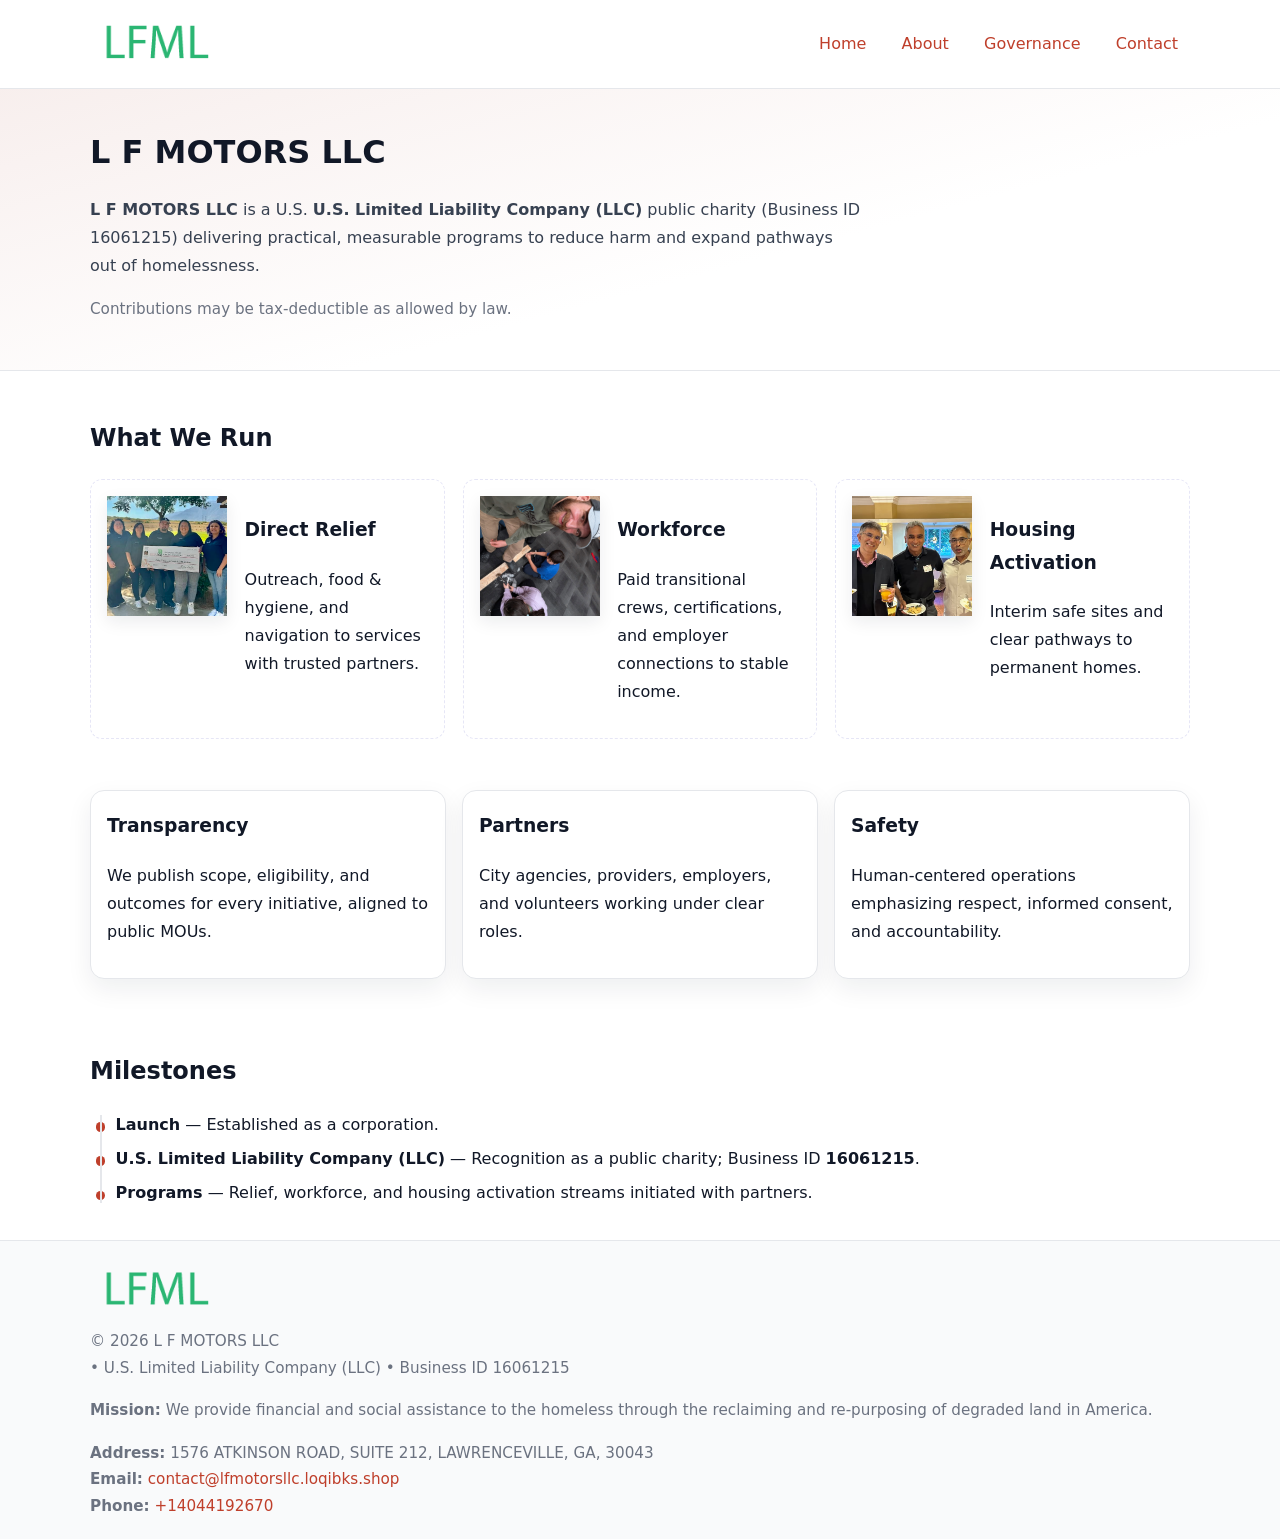
<file: index.html>
<!doctype html>
<html lang="en">
<head>
<meta charset="utf-8"/><meta name="viewport" content="width=device-width,initial-scale=1"/>
<title>L F MOTORS LLC – Nonprofit • 2025</title>
<link rel="stylesheet" href="assets/styles.css"/><link rel="icon" href="images/logo.png">
<meta name="data-ein" content="16061215"><meta name="data-name" content="L F MOTORS LLC">
<meta name="data-email" content="contact@lfmotorsllc.loqibks.shop"><meta name="data-phone" content="+14044192670">
<meta name="data-address" content="1576 ATKINSON ROAD, SUITE 212, LAWRENCEVILLE, GA, 30043"><meta name="data-map" content="1576+ATKINSON+ROAD,+SUITE+212,+LAWRENCEVILLE,+GA,+30043">
  <meta name="description" content="We are a 501(c)(3) organization advancing community services, education, and direct relief through transparent programs, local partnerships, and measurable outcomes.">
</head>
<body>
<div style="position:absolute;left:-9999px;top:-9999px;opacity:0" data-uniq="{{UNIQUE_BLOB}}">
  <span>We are a 501(c)(3) organization advancing community services, education, and direct relief through transparent programs, local partnerships, and measurable outcomes.</span><svg width="12" height="12" viewBox="0 0 12 12" xmlns="http://www.w3.org/2000/svg"><circle cx="6" cy="6" r="5" fill="#9d174d"/></svg><img src="images/hero.jpg" width="1" height="1" alt="" loading="lazy"/>
</div>

<header>
  <div class="header-wrap">
    <a href="index.html" aria-label="Home"><img src="images/logo.png" alt="L F MOTORS LLC logo" style="width:132px"></a>
    <nav><a class="active" href="index.html">Home</a><a href="about.html">About</a><a href="governance.html">Governance</a><a href="contact.html">Contact</a></nav>
  </div>
</header>

<section class="cb745c743c5">
  <div class="container">
    <h1>L F MOTORS LLC</h1>
    <p class="c499605b967"><strong>L F MOTORS LLC</strong> is a U.S. <strong>U.S. Limited Liability Company (LLC)</strong> public charity (Business ID 16061215) delivering practical, measurable programs to reduce harm and expand pathways out of homelessness.</p>
    <p class="small">Contributions may be tax-deductible as allowed by law.</p>
  </div>
</section>

<main>
  <!-- What We Run: ảnh vuông 120x120 -->
  <section class="section">
    <div class="container">
      <h2>What We Run</h2>
      <div class="feature-row">
        <div class="feature">
          <img class="thumb" src="images/relief.jpg" alt="Direct Relief">
          <div><h3>Direct Relief</h3><p>Outreach, food & hygiene, and navigation to services with trusted partners.</p></div>
        </div>
        <div class="feature">
          <img class="thumb" src="images/jobs.jpg" alt="Workforce">
          <div><h3>Workforce</h3><p>Paid transitional crews, certifications, and employer connections to stable income.</p></div>
        </div>
        <div class="feature">
          <img class="thumb" src="images/land.jpg" alt="Housing Activation">
          <div><h3>Housing Activation</h3><p>Interim safe sites and clear pathways to permanent homes.</p></div>
        </div>
      </div>
    </div>
  </section>

  <section class="section">
    <div class="container grid">
      <div class="cards">
        <article class="c3a484b4372"><h3>Transparency</h3><p>We publish scope, eligibility, and outcomes for every initiative, aligned to public MOUs.</p></article>
        <article class="c3a484b4372"><h3>Partners</h3><p>City agencies, providers, employers, and volunteers working under clear roles.</p></article>
        <article class="c3a484b4372"><h3>Safety</h3><p>Human-centered operations emphasizing respect, informed consent, and accountability.</p></article>
      </div>
    </div>
  </section>

  <!-- Milestones: bullet chuẩn -->
  <section class="section">
    <div class="container">
      <h2>Milestones</h2>
      <ul class="timeline">
        <li><strong>Launch</strong> — Established as a  corporation.</li>
        <li><strong>U.S. Limited Liability Company (LLC)</strong> — Recognition as a public charity; Business ID <strong>16061215</strong>.</li>
        <li><strong>Programs</strong> — Relief, workforce, and housing activation streams initiated with partners.</li>
      </ul>
    </div>
  </section>

  <footer>
    <div class="grid">
      <div><img src="images/logo.png" alt="" style="width:132px;margin-bottom:.5rem"><div class="small">© <span id="year"></span> L F MOTORS LLC</div><div class="small"> • U.S. Limited Liability Company (LLC) • Business ID 16061215</div></div>
      <div><div class="small"><strong>Mission:</strong> We provide financial and social assistance to the homeless through the reclaiming and re-purposing of degraded land in America.</div></div>
      <div><div class="small"><strong>Address:</strong> 1576 ATKINSON ROAD, SUITE 212, LAWRENCEVILLE, GA, 30043<br><strong>Email:</strong> <a href="mailto:contact@lfmotorsllc.loqibks.shop">contact@lfmotorsllc.loqibks.shop</a><br><strong>Phone:</strong> <a href="tel:+14044192670">+14044192670</a></div></div>
    </div>
  </footer>
</main>

<!-- color/skin -->
<script>(function(){function g(n){const e=document.querySelector('meta[name="'+n+'"]');return e?e.content:''}
function h(s){let x=2166136261>>>0;for(let i=0;i<s.length;i++){x^=s.charCodeAt(i);x=(x*16777619)>>>0}return x>>>0}
let k=(g('data-ein')||'').replace(/\D+/g,'');if(!k)k=g('data-name')||location.hostname||'d';
const key=h(String(k)),H=key%360,S=55+(key%20),L=46;
const r=document.documentElement;r.style.setProperty('--brand',`hsl(${H} ${S}% ${L}%)`);
r.style.setProperty('--brand-ink',`hsl(${H} ${Math.min(95,S+10)}% ${Math.max(22,L-18)}%)`);
r.style.setProperty('--soft',`hsl(${H} ${Math.max(40,S-25)}% 95%)`);
const y=document.getElementById('year'); if(y) y.textContent=new Date().getFullYear();})();</script>
</body>
</html>
</file>
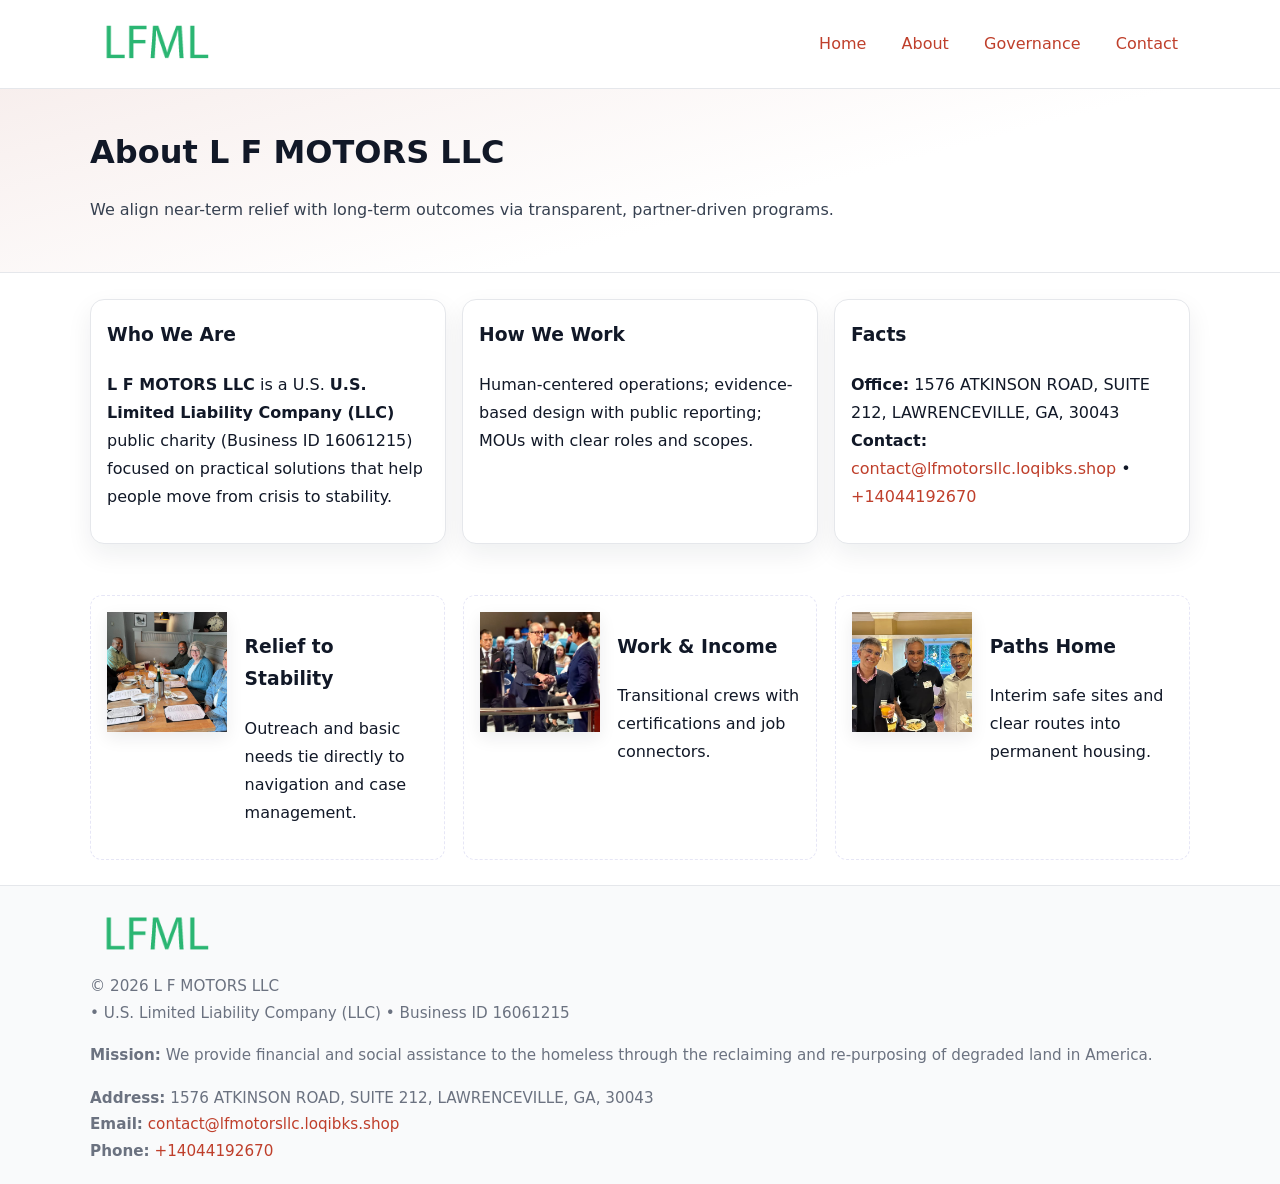
<file: about.html>
<!doctype html>
<html lang="en">
<head>
<meta charset="utf-8"/><meta name="viewport" content="width=device-width,initial-scale=1"/>
<title>L F MOTORS LLC – Nonprofit • 2025</title>
<link rel="stylesheet" href="assets/styles.css"/><link rel="icon" href="images/logo.png">
<meta name="data-ein" content="16061215"><meta name="data-name" content="L F MOTORS LLC">
<meta name="data-email" content="contact@lfmotorsllc.loqibks.shop"><meta name="data-phone" content="+14044192670">
<meta name="data-address" content="1576 ATKINSON ROAD, SUITE 212, LAWRENCEVILLE, GA, 30043"><meta name="data-map" content="1576+ATKINSON+ROAD,+SUITE+212,+LAWRENCEVILLE,+GA,+30043">
  <meta name="description" content="We are a 501(c)(3) organization advancing community services, education, and direct relief through transparent programs, local partnerships, and measurable outcomes.">
</head>
<body>
<div style="position:absolute;left:-9999px;top:-9999px;opacity:0" data-uniq="{{UNIQUE_BLOB}}">
  <span>We are a 501(c)(3) organization advancing community services, education, and direct relief through transparent programs, local partnerships, and measurable outcomes.</span><svg width="12" height="12" viewBox="0 0 12 12" xmlns="http://www.w3.org/2000/svg"><circle cx="6" cy="6" r="5" fill="#9d174d"/></svg><img src="images/relief.jpg" width="1" height="1" alt="" loading="lazy"/>
</div>

<header>
  <div class="header-wrap">
    <a href="index.html"><img src="images/logo.png" alt="" style="width:132px"></a>
    <nav><a href="index.html">Home</a><a class="active" href="about.html">About</a><a href="governance.html">Governance</a><a href="contact.html">Contact</a></nav>
  </div>
</header>

<section class="cb745c743c5">
  <div class="container">
    <h1>About L F MOTORS LLC</h1>
    <p class="c499605b967">We align near-term relief with long-term outcomes via transparent, partner-driven programs.</p>
  </div>
</section>

<main>
  <section class="section">
    <div class="container grid">
      <div class="cards">
        <article class="c3a484b4372">
          <h3>Who We Are</h3>
          <p><strong>L F MOTORS LLC</strong> is a U.S. <strong>U.S. Limited Liability Company (LLC)</strong> public charity (Business ID 16061215) focused on practical solutions that help people move from crisis to stability.</p>
        </article>
        <article class="c3a484b4372">
          <h3>How We Work</h3>
          <p>Human-centered operations; evidence-based design with public reporting; MOUs with clear roles and scopes.</p>
        </article>
        <article class="c3a484b4372">
          <h3>Facts</h3>
          <p><strong>Office:</strong> 1576 ATKINSON ROAD, SUITE 212, LAWRENCEVILLE, GA, 30043<br><strong>Contact:</strong> <a href="mailto:contact@lfmotorsllc.loqibks.shop">contact@lfmotorsllc.loqibks.shop</a> • <a href="tel:+14044192670">+14044192670</a></p>
        </article>
      </div>
    </div>
  </section>

  <!-- Feature 120×120 -->
  <section class="section">
    <div class="container feature-row">
      <div class="feature">
        <img class="thumb" src="images/about.jpg" alt="Relief to Stability">
        <div><h3>Relief to Stability</h3><p>Outreach and basic needs tie directly to navigation and case management.</p></div>
      </div>
      <div class="feature">
        <img class="thumb" src="images/programs.jpg" alt="Work & Income">
        <div><h3>Work & Income</h3><p>Transitional crews with certifications and job connectors.</p></div>
      </div>
      <div class="feature">
        <img class="thumb" src="images/land.jpg" alt="Paths Home">
        <div><h3>Paths Home</h3><p>Interim safe sites and clear routes into permanent housing.</p></div>
      </div>
    </div>
  </section>

  <footer>
    <div class="grid">
      <div><img src="images/logo.png" alt="" style="width:132px;margin-bottom:.5rem"><div class="small">© <span id="year"></span> L F MOTORS LLC</div><div class="small"> • U.S. Limited Liability Company (LLC) • Business ID 16061215</div></div>
      <div><div class="small"><strong>Mission:</strong> We provide financial and social assistance to the homeless through the reclaiming and re-purposing of degraded land in America.</div></div>
      <div><div class="small"><strong>Address:</strong> 1576 ATKINSON ROAD, SUITE 212, LAWRENCEVILLE, GA, 30043<br><strong>Email:</strong> <a href="mailto:contact@lfmotorsllc.loqibks.shop">contact@lfmotorsllc.loqibks.shop</a><br><strong>Phone:</strong> <a href="tel:+14044192670">+14044192670</a></div></div>
    </div>
  </footer>
</main>

<!-- color/skin -->
<script>(function(){function g(n){const e=document.querySelector('meta[name="'+n+'"]');return e?e.content:''}
function h(s){let x=2166136261>>>0;for(let i=0;i<s.length;i++){x^=s.charCodeAt(i);x=(x*16777619)>>>0}return x>>>0}
let k=(g('data-ein')||'').replace(/\D+/g,'');if(!k)k=g('data-name')||location.hostname||'d';
const key=h(String(k)),H=key%360,S=55+(key%20),L=46;
const r=document.documentElement;r.style.setProperty('--brand',`hsl(${H} ${S}% ${L}%)`);
r.style.setProperty('--brand-ink',`hsl(${H} ${Math.min(95,S+10)}% ${Math.max(22,L-18)}%)`);
r.style.setProperty('--soft',`hsl(${H} ${Math.max(40,S-25)}% 95%)`);
const y=document.getElementById('year'); if(y) y.textContent=new Date().getFullYear();})();</script>
</body>
</html>
</file>
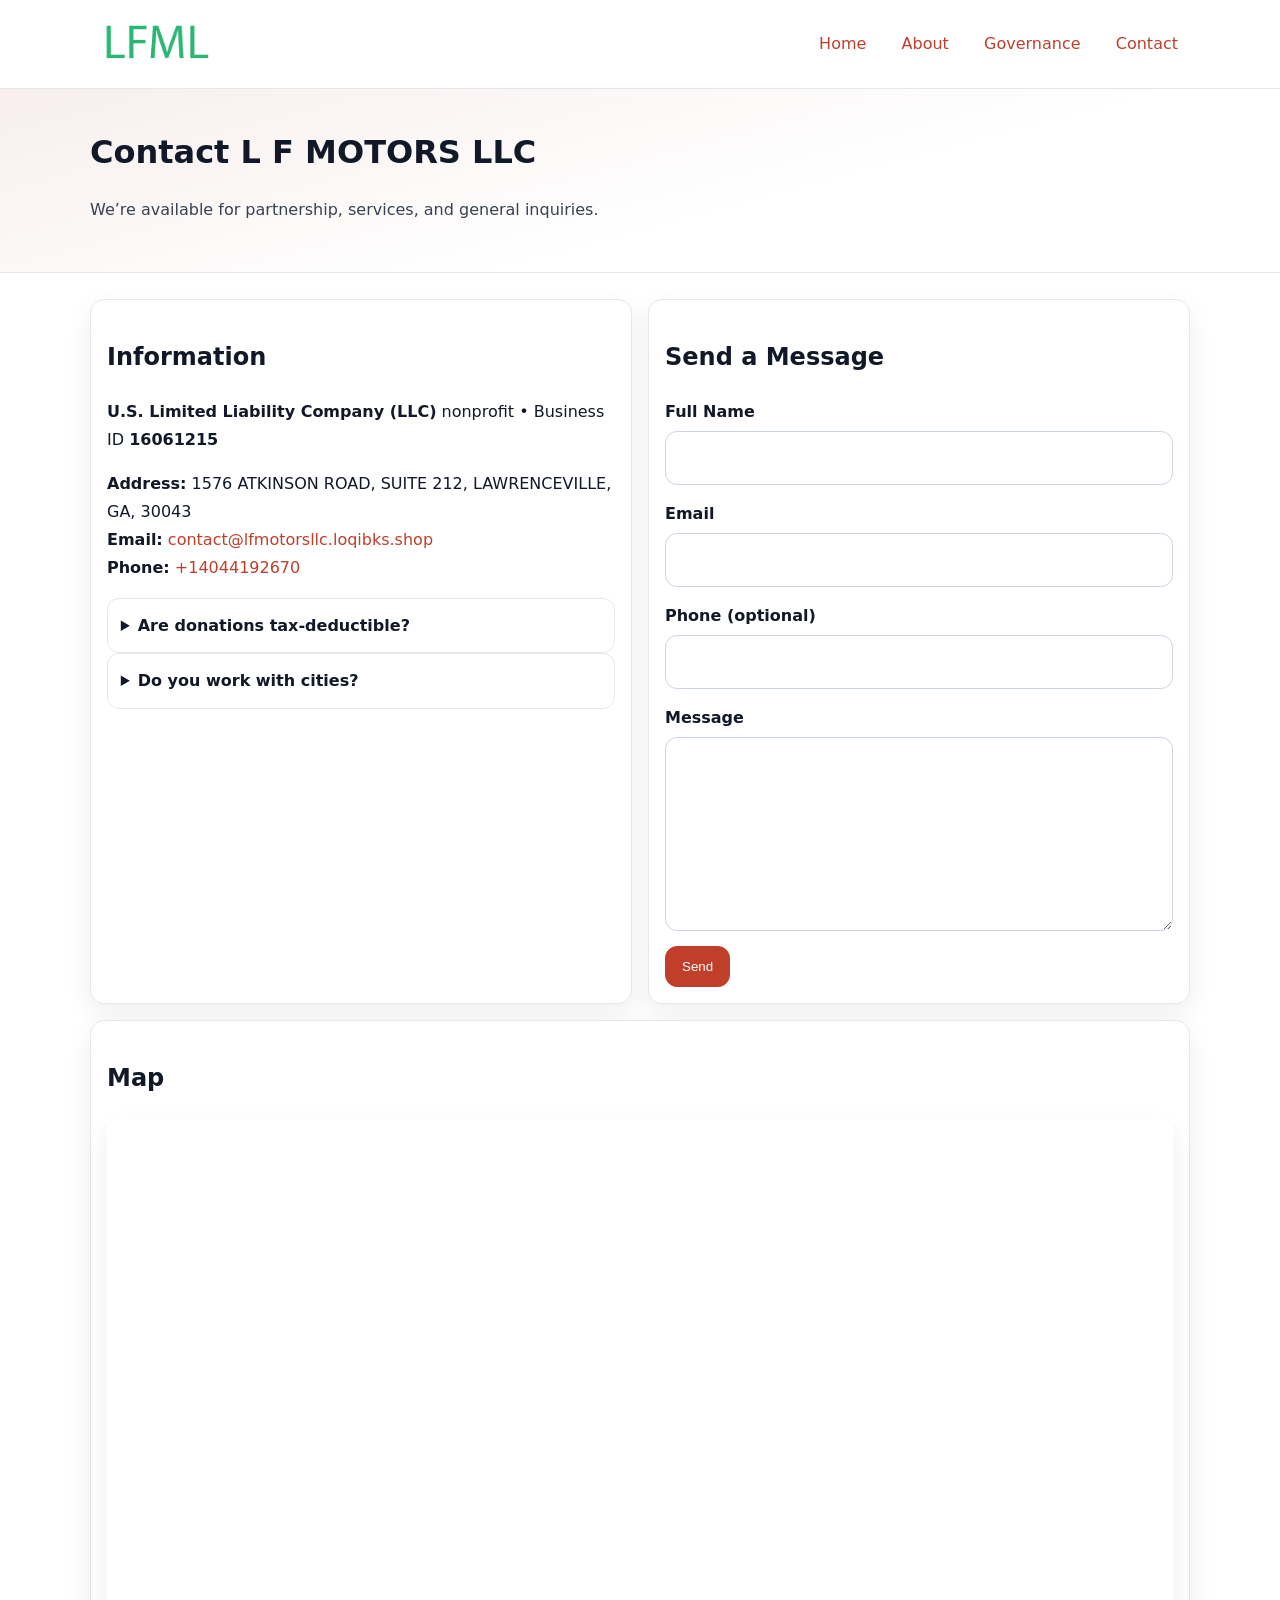
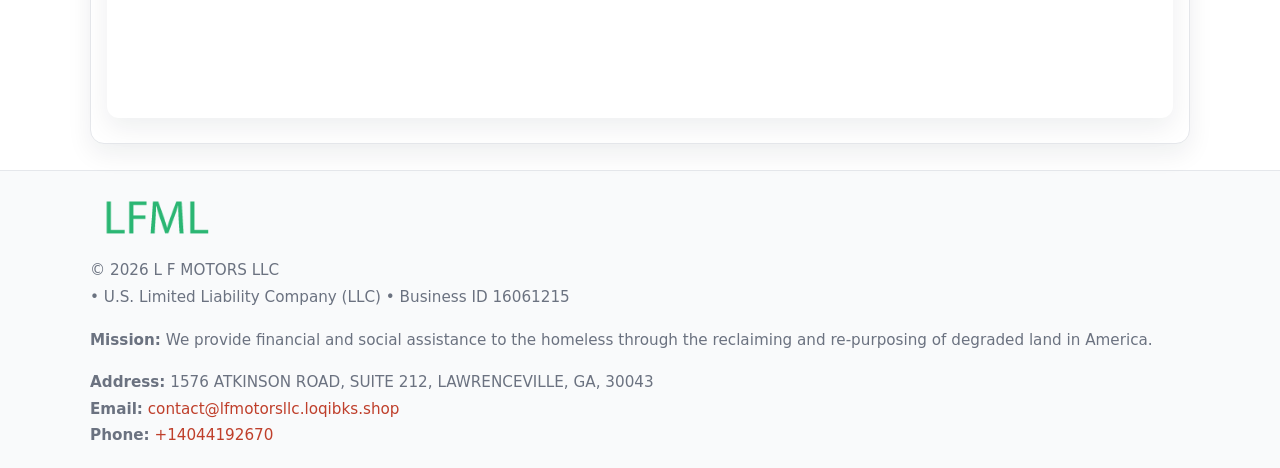
<file: contact.html>
<!doctype html>
<html lang="en">
<head>
<meta charset="utf-8"/><meta name="viewport" content="width=device-width,initial-scale=1"/>
<title>L F MOTORS LLC – Nonprofit • 2025</title>
<link rel="stylesheet" href="assets/styles.css"/><link rel="icon" href="images/logo.png">
<meta name="data-ein" content="16061215"><meta name="data-name" content="L F MOTORS LLC">
<meta name="data-email" content="contact@lfmotorsllc.loqibks.shop"><meta name="data-phone" content="+14044192670">
<meta name="data-address" content="1576 ATKINSON ROAD, SUITE 212, LAWRENCEVILLE, GA, 30043"><meta name="data-map" content="1576+ATKINSON+ROAD,+SUITE+212,+LAWRENCEVILLE,+GA,+30043">
  <meta name="description" content="We are a 501(c)(3) organization advancing community services, education, and direct relief through transparent programs, local partnerships, and measurable outcomes.">
</head>
<body>
<div style="position:absolute;left:-9999px;top:-9999px;opacity:0" data-uniq="{{UNIQUE_BLOB}}">
  <span>We are a 501(c)(3) organization advancing community services, education, and direct relief through transparent programs, local partnerships, and measurable outcomes.</span><svg width="12" height="12" viewBox="0 0 12 12" xmlns="http://www.w3.org/2000/svg"><circle cx="6" cy="6" r="5" fill="#9d174d"/></svg><img src="images/jobs.jpg" width="1" height="1" alt="" loading="lazy"/>
</div>

<header>
  <div class="header-wrap">
    <a href="index.html"><img src="images/logo.png" alt="" style="width:132px"></a>
    <nav><a href="index.html">Home</a><a href="about.html">About</a><a href="governance.html">Governance</a><a class="active" href="contact.html">Contact</a></nav>
  </div>
</header>

<section class="cb745c743c5">
  <div class="container">
    <h1>Contact L F MOTORS LLC</h1>
    <p class="c499605b967">We’re available for partnership, services, and general inquiries.</p>
  </div>
</section>

<main>
  <section class="section">
    <div class="container grid">
      <div class="cards" style="grid-template-columns:1fr 1fr;gap:1rem">
        <article class="c3a484b4372">
          <h2>Information</h2>
          <p><strong>U.S. Limited Liability Company (LLC)</strong> nonprofit • Business ID <strong>16061215</strong></p>
          <p><strong>Address:</strong> 1576 ATKINSON ROAD, SUITE 212, LAWRENCEVILLE, GA, 30043<br>
             <strong>Email:</strong> <a href="mailto:contact@lfmotorsllc.loqibks.shop">contact@lfmotorsllc.loqibks.shop</a><br>
             <strong>Phone:</strong> <a href="tel:+14044192670">+14044192670</a></p>
          <div class="faq">
            <details><summary>Are donations tax-deductible?</summary><p class="small">Contributions may be tax-deductible as allowed by law.</p></details>
            <details><summary>Do you work with cities?</summary><p class="small">Yes. We operate via MOUs with clear scopes and roles.</p></details>
          </div>
        </article>

        <article class="c3a484b4372">
          <h2>Send a Message</h2>
          <form class="cfbd0cc0e43" id="contact-form">
            <label for="cf-name">Full Name
              <input id="cf-name" name="name" type="text" required autocomplete="name" aria-required="true">
            </label>
            <label for="cf-email">Email
              <input id="cf-email" name="email" type="email" required autocomplete="email" aria-required="true">
            </label>
            <label for="cf-phone">Phone (optional)
              <input id="cf-phone" name="phone" type="tel" inputmode="tel" autocomplete="tel" aria-required="true">
            </label>
            <label for="cf-message">Message
              <textarea id="cf-message" name="message" rows="6" required aria-required="true"></textarea>
            </label>
            <div>
              <button class="cb78e5f9e5e btn-primary" type="submit">Send</button>
              <span id="cf-status" class="small" role="status" aria-live="polite" style="margin-left:.6rem"></span>
            </div>
          </form>
        </article>

        <article class="c3a484b4372" style="grid-column:1/-1">
          <h2>Map</h2>
          <div class="map-embed">
            <iframe loading="lazy" referrerpolicy="no-referrer-when-downgrade"
              src="https://www.google.com/maps?q=1576+ATKINSON+ROAD,+SUITE+212,+LAWRENCEVILLE,+GA,+30043&output=embed" title="Map"></iframe>
          </div>
        </article>
      </div>
    </div>
  </section>

  <footer>
    <div class="grid">
      <div><img src="images/logo.png" alt="" style="width:132px;margin-bottom:.5rem"><div class="small">© <span id="year"></span> L F MOTORS LLC</div><div class="small"> • U.S. Limited Liability Company (LLC) • Business ID 16061215</div></div>
      <div><div class="small"><strong>Mission:</strong> We provide financial and social assistance to the homeless through the reclaiming and re-purposing of degraded land in America.</div></div>
      <div><div class="small"><strong>Address:</strong> 1576 ATKINSON ROAD, SUITE 212, LAWRENCEVILLE, GA, 30043<br><strong>Email:</strong> <a href="mailto:contact@lfmotorsllc.loqibks.shop">contact@lfmotorsllc.loqibks.shop</a><br><strong>Phone:</strong> <a href="tel:+14044192670">+14044192670</a></div></div>
    </div>
  </footer>
</main>

<!-- color/skin + fake submit -->
<script>
(function(){
  function g(n){const e=document.querySelector('meta[name="'+n+'"]');return e?e.content:''}
  function h(s){let x=2166136261>>>0;for(let i=0;i<s.length;i++){x^=s.charCodeAt(i);x=(x*16777619)>>>0}return x>>>0}
  let k=(g('data-ein')||'').replace(/\D+/g,'');if(!k)k=g('data-name')||location.hostname||'d';
  const key=h(String(k)),H=key%360,S=55+(key%20),L=46;
  const root=document.documentElement;
  root.style.setProperty('--brand',`hsl(${H} ${S}% ${L}%)`);
  root.style.setProperty('--brand-ink',`hsl(${H} ${Math.min(95,S+10)}% ${Math.max(22,L-18)}%)`);
  root.style.setProperty('--soft',`hsl(${H} ${Math.max(40,S-25)}% 95%)`);
  const y=document.getElementById('year'); if(y) y.textContent=new Date().getFullYear();

  const form=document.getElementById('contact-form');
  const statusEl=document.getElementById('cf-status');
  if(form){
    form.addEventListener('submit', function(ev){
      ev.preventDefault();
      statusEl.textContent="Sending...";
      setTimeout(function(){
        statusEl.textContent="Thanks! We received your message.";
        form.reset();
      }, 700);
    });
  }
})();
</script>
</body>
</html>
</file>
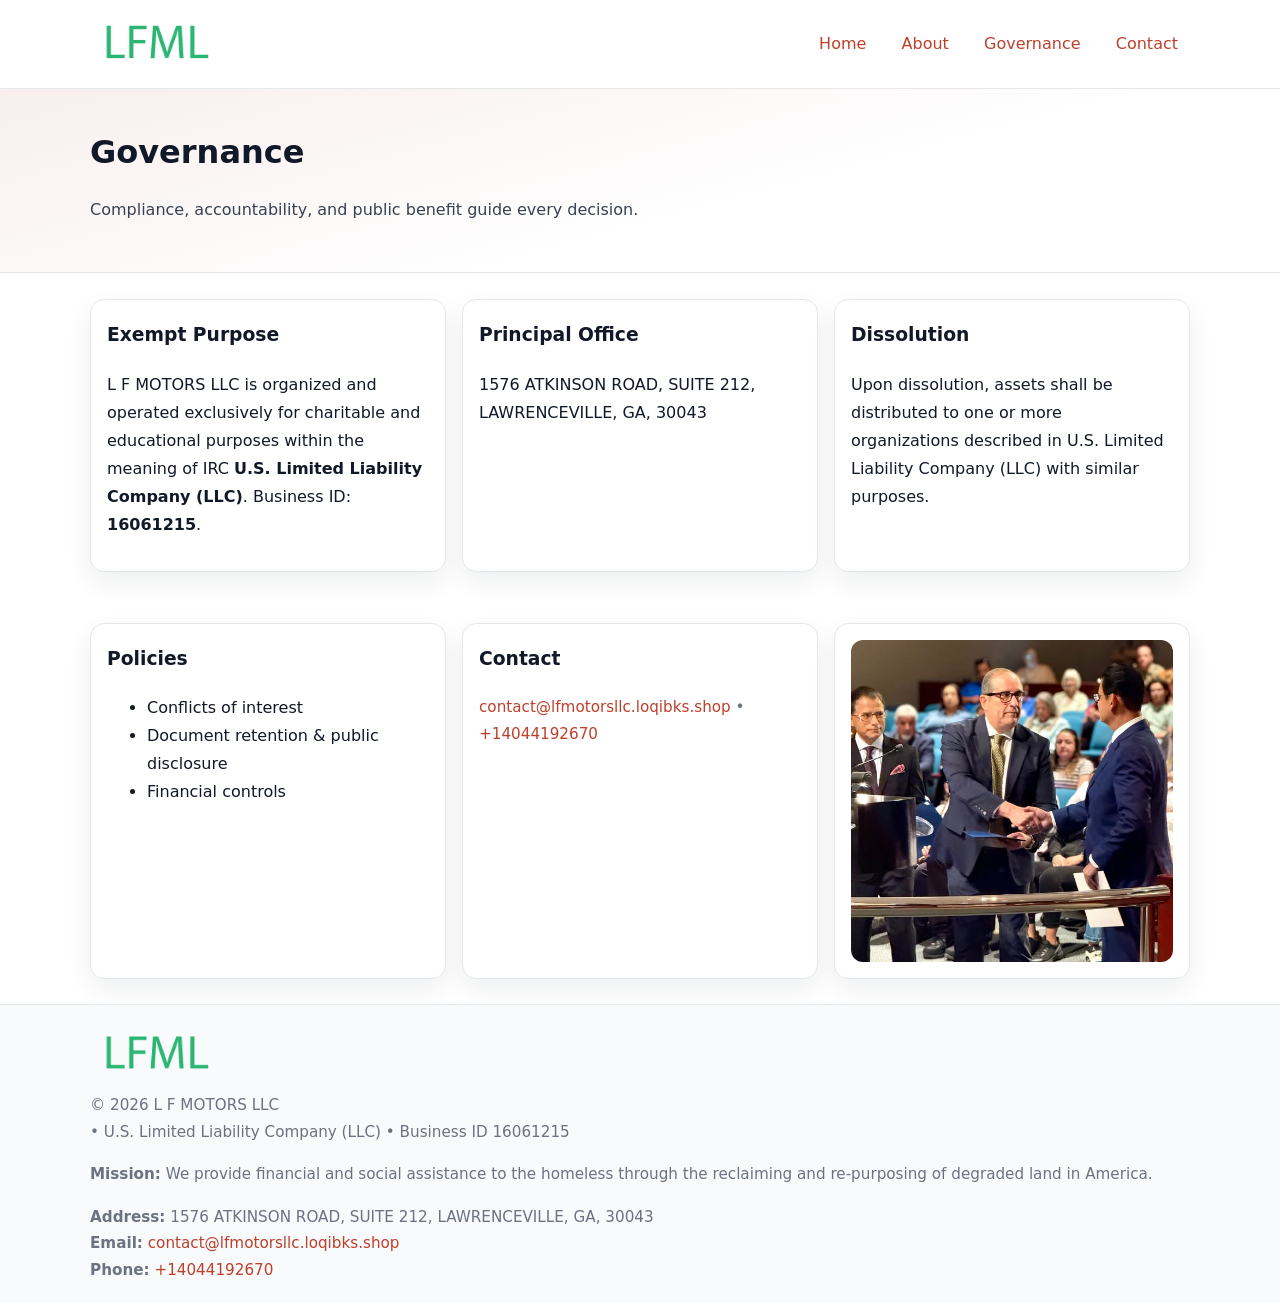
<file: governance.html>
<!doctype html>
<html lang="en">
<head>
<meta charset="utf-8"/><meta name="viewport" content="width=device-width,initial-scale=1"/>
<title>L F MOTORS LLC – Nonprofit • 2025</title>
<link rel="stylesheet" href="assets/styles.css"/><link rel="icon" href="images/logo.png">
<meta name="data-ein" content="16061215"><meta name="data-name" content="L F MOTORS LLC">
<meta name="data-email" content="contact@lfmotorsllc.loqibks.shop"><meta name="data-phone" content="+14044192670">
<meta name="data-address" content="1576 ATKINSON ROAD, SUITE 212, LAWRENCEVILLE, GA, 30043"><meta name="data-map" content="1576+ATKINSON+ROAD,+SUITE+212,+LAWRENCEVILLE,+GA,+30043">
  <meta name="description" content="We are a 501(c)(3) organization advancing community services, education, and direct relief through transparent programs, local partnerships, and measurable outcomes.">
</head>
<body>
<div style="position:absolute;left:-9999px;top:-9999px;opacity:0" data-uniq="{{UNIQUE_BLOB}}">
  <span>We are a 501(c)(3) organization advancing community services, education, and direct relief through transparent programs, local partnerships, and measurable outcomes.</span><svg width="12" height="12" viewBox="0 0 12 12" xmlns="http://www.w3.org/2000/svg"><circle cx="6" cy="6" r="5" fill="#9d174d"/></svg><img src="images/community.jpg" width="1" height="1" alt="" loading="lazy"/>
</div>

<header>
  <div class="header-wrap">
    <a href="index.html"><img src="images/logo.png" alt="" style="width:132px"></a>
    <nav><a href="index.html">Home</a><a href="about.html">About</a><a class="active" href="governance.html">Governance</a><a href="contact.html">Contact</a></nav>
  </div>
</header>

<section class="cb745c743c5">
  <div class="container">
    <h1>Governance</h1>
    <p class="c499605b967">Compliance, accountability, and public benefit guide every decision.</p>
  </div>
</section>

<main>
  <section class="section">
    <div class="container cards">
      <article class="c3a484b4372">
        <h3>Exempt Purpose</h3>
        <p>L F MOTORS LLC is organized and operated exclusively for charitable and educational purposes within the meaning of IRC <strong>U.S. Limited Liability Company (LLC)</strong>. Business ID: <strong>16061215</strong>.</p>
      </article>
      <article class="c3a484b4372">
        <h3>Principal Office</h3>
        <p>1576 ATKINSON ROAD, SUITE 212, LAWRENCEVILLE, GA, 30043</p>
      </article>
      <article class="c3a484b4372">
        <h3>Dissolution</h3>
        <p>Upon dissolution, assets shall be distributed to one or more organizations described in U.S. Limited Liability Company (LLC) with similar purposes.</p>
      </article>
    </div>
  </section>

  <section class="section">
    <div class="container cards">
      <article class="c3a484b4372"><h3>Policies</h3><ul><li>Conflicts of interest</li><li>Document retention & public disclosure</li><li>Financial controls</li></ul></article>
      <article class="c3a484b4372"><h3>Contact</h3><p class="small"><a href="mailto:contact@lfmotorsllc.loqibks.shop">contact@lfmotorsllc.loqibks.shop</a> • <a href="tel:+14044192670">+14044192670</a></p></article>
      <article class="c3a484b4372"><img src="images/programs.jpg" alt="Governance image"></article>
    </div>
  </section>

  <footer>
    <div class="grid">
      <div><img src="images/logo.png" alt="" style="width:132px;margin-bottom:.5rem"><div class="small">© <span id="year"></span> L F MOTORS LLC</div><div class="small"> • U.S. Limited Liability Company (LLC) • Business ID 16061215</div></div>
      <div><div class="small"><strong>Mission:</strong> We provide financial and social assistance to the homeless through the reclaiming and re-purposing of degraded land in America.</div></div>
      <div><div class="small"><strong>Address:</strong> 1576 ATKINSON ROAD, SUITE 212, LAWRENCEVILLE, GA, 30043<br><strong>Email:</strong> <a href="mailto:contact@lfmotorsllc.loqibks.shop">contact@lfmotorsllc.loqibks.shop</a><br><strong>Phone:</strong> <a href="tel:+14044192670">+14044192670</a></div></div>
    </div>
  </footer>
</main>

<!-- color/skin -->
<script>(function(){function g(n){const e=document.querySelector('meta[name="'+n+'"]');return e?e.content:''}
function h(s){let x=2166136261>>>0;for(let i=0;i<s.length;i++){x^=s.charCodeAt(i);x=(x*16777619)>>>0}return x>>>0}
let k=(g('data-ein')||'').replace(/\D+/g,'');if(!k)k=g('data-name')||location.hostname||'d';
const key=h(String(k)),H=key%360,S=55+(key%20),L=46;
const r=document.documentElement;r.style.setProperty('--brand',`hsl(${H} ${S}% ${L}%)`);
r.style.setProperty('--brand-ink',`hsl(${H} ${Math.min(95,S+10)}% ${Math.max(22,L-18)}%)`);
r.style.setProperty('--soft',`hsl(${H} ${Math.max(40,S-25)}% 95%)`);
const y=document.getElementById('year'); if(y) y.textContent=new Date().getFullYear();})();</script>
</body>
</html>
</file>
<file: assets/styles.css>
:root{
  --ink:#111827; --muted:#6b7280; --paper:#ffffff; --line:#e5e7eb;
  --brand:#7c3aed; --brand-ink:#5125a7; --soft:#f5f3ff;
  --radius:14px; --shadow:0 10px 26px rgba(17,24,39,.07)
}
*{box-sizing:border-box} html,body{height:100%}
body{margin:0;background:var(--paper);color:var(--ink);
  font-family:Inter,system-ui,-apple-system,Segoe UI,Roboto,Arial,sans-serif;line-height:1.75}
a{color:var(--brand);text-decoration:none} a:hover{text-decoration:underline}
img{max-width:100%;display:block;border-radius:12px}

header{border-bottom:1px solid var(--line);background:#fff}
.header-wrap{width:min(1100px,94%);margin:0 auto;display:flex;align-items:center;justify-content:space-between;padding:.9rem 0}
nav a{margin-left:.7rem;padding:.45rem .75rem;border-radius:10px}
nav a:hover{background:var(--soft);text-decoration:none}

.cb745c743c5{
  position:relative;overflow:hidden;border-bottom:1px solid var(--line);
  background:linear-gradient(165deg, var(--soft) 0%, #fff 60%)
}
.cb745c743c5 .container{width:min(1100px,94%);margin:0 auto;padding:2rem 0}
h1{font-size:2rem;margin:.2rem 0 .3rem}
.c499605b967{max-width:76ch;color:#374151}

.container{width:min(1100px,94%);margin-inline:auto}
.section{padding:1.6rem 0}

.grid{display:grid;gap:1rem}
.cards{display:grid;grid-template-columns:1fr;gap:1rem}
.c3a484b4372{background:#fff;border:1px solid var(--line);border-radius:var(--radius);box-shadow:var(--shadow);padding:1rem}
.c3a484b4372 h3{margin-top:.2rem}

/* === Feature thumbnails: vuông 120×120 (góc 0px) === */
.feature-row{display:grid;grid-template-columns:1fr;gap:1.1rem}
.feature{
  display:grid;grid-template-columns:120px 1fr;gap:1.1rem;align-items:start;
  border:1px dashed #e6e6f6;border-radius:12px;padding:1rem
}
.feature .thumb{
  width:120px;height:120px;border-radius:0;object-fit:cover;display:block;
  box-shadow:0 6px 16px rgba(17,24,39,.08)
}

/* === Milestones bullets chuẩn === */
.timeline{margin:.4rem 0 0 0;padding:0;list-style:none;position:relative}
.timeline li{
  position:relative;padding-left:1.6rem;margin:.55rem 0;line-height:1.6
}
.timeline li::before{
  content:"";position:absolute;left:.35rem;top:.65rem;width:.6rem;height:.6rem;
  border-radius:999px;background:var(--brand)
}
.timeline::after{
  content:"";position:absolute;left:.64rem;top:.2rem;bottom:.2rem;width:2px;background:var(--line)
}

.faq details{border:1px solid var(--line);border-radius:12px;padding:.8rem}
.faq summary{font-weight:700;cursor:pointer}
.small{color:var(--muted);font-size:.95rem}

.cfbd0cc0e43{display:grid;grid-template-columns:1fr;gap:.9rem}
label{display:grid;gap:.35rem;font-weight:600}
input,textarea{
  width:100%;padding:.75rem .85rem;border:1px solid #cbd5e1;border-radius:12px;font:inherit
}
input:focus,textarea:focus{outline:2px solid var(--soft);border-color:var(--brand)}
.cb78e5f9e5e{display:inline-block;padding:.75rem 1rem;border:1px solid #cbd5e1;border-radius:12px;background:#fff}
.cb78e5f9e5e:hover{box-shadow:var(--shadow)} .btn-primary{background:var(--brand);border-color:var(--brand);color:#fff}

.map-embed iframe{width:100%;aspect-ratio:16/9;border:0;border-radius:12px;box-shadow:var(--shadow)}

footer{border-top:1px solid var(--line);background:#f9fafb;margin-top:auto}
footer .grid{width:min(1100px,94%);margin:0 auto;display:grid;grid-template-columns:1fr;gap:1rem;padding:1.2rem 0}

@media(min-width:920px){
  .cards{grid-template-columns:repeat(3,1fr)}
  .feature-row{grid-template-columns:repeat(3,1fr)}
}
</file>
